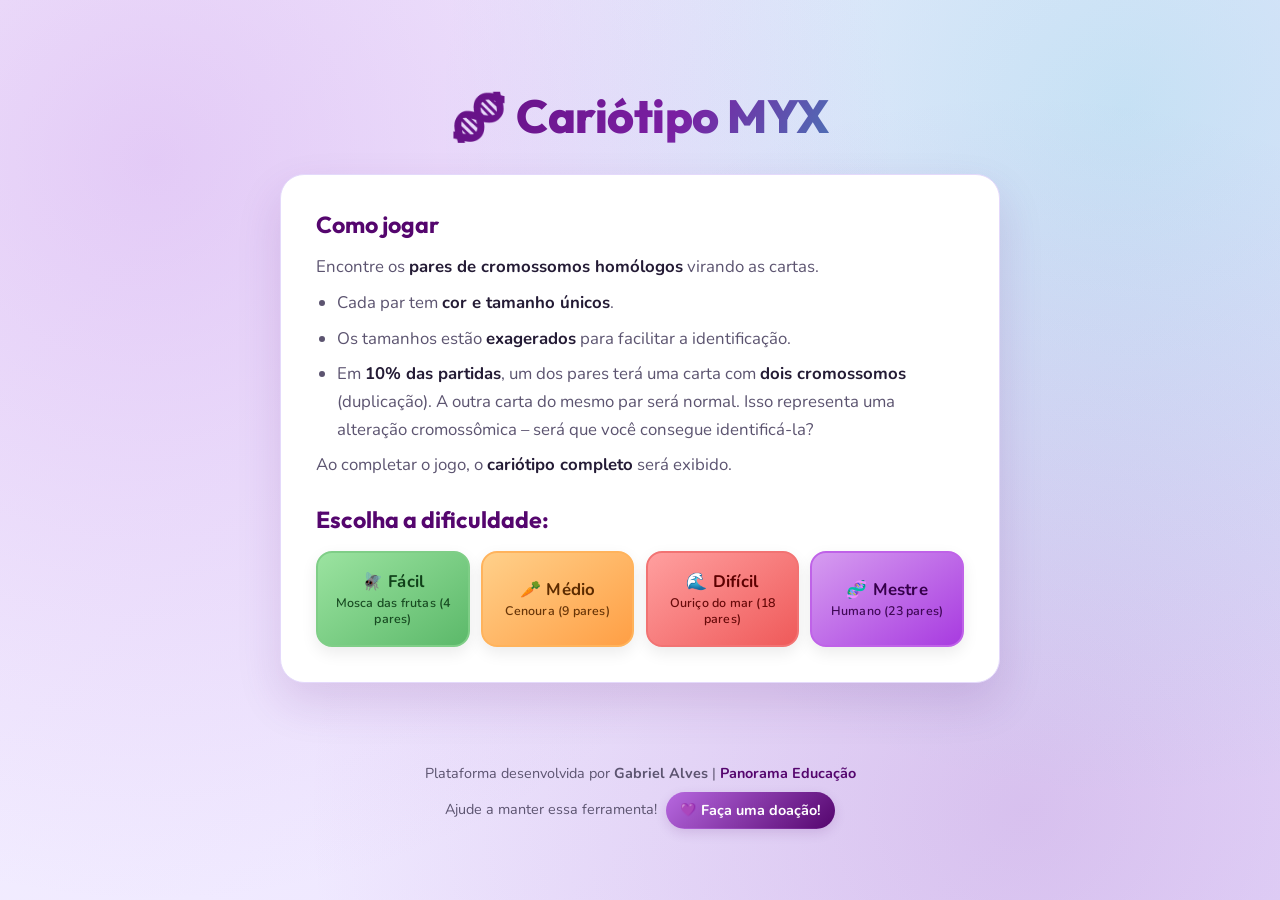
<file: index.html>
<!DOCTYPE html>
<html lang="pt-BR">
<head>
    <meta charset="UTF-8">
    <meta name="viewport" content="width=device-width, initial-scale=1.0">
    <title>Cariótipo MYX - Jogo da Memória</title>
   <link rel="icon" href="data:image/svg+xml,<svg xmlns='http://www.w3.org/2000/svg' viewBox='0 0 100 100'><text y='.9em' font-size='90'>🧬</text></svg>">
    <link rel="stylesheet" href="style.css">
</head>
<body class="pagina-inicial">
    <div class="container-instrucoes">
        <h1>🧬 Cariótipo MYX</h1>
        <div class="box-instrucoes">
            <h2>Como jogar</h2>
            <p>Encontre os <strong>pares de cromossomos homólogos</strong> virando as cartas.</p>
            <ul>
                <li>Cada par tem <strong>cor e tamanho únicos</strong>.</li>
                <li>Os tamanhos estão <strong>exagerados</strong> para facilitar a identificação.</li>
                <li>Em <strong>10% das partidas</strong>, um dos pares terá uma carta com <strong>dois cromossomos</strong> (duplicação). A outra carta do mesmo par será normal. Isso representa uma alteração cromossômica – será que você consegue identificá‑la?</li>
            </ul>
            <p>Ao completar o jogo, o <strong>cariótipo completo</strong> será exibido.</p>
            
            <h2>Escolha a dificuldade:</h2>
            <div class="botoes-dificuldade">
                <button class="btn-dificuldade facil" onclick="iniciarJogo('facil')">
                    🪰 Fácil<br><small>Mosca das frutas (4 pares)</small>
                </button>
                <button class="btn-dificuldade medio" onclick="iniciarJogo('medio')">
                    🥕 Médio<br><small>Cenoura (9 pares)</small>
                </button>
                <button class="btn-dificuldade dificil" onclick="iniciarJogo('dificil')">
                    🌊 Difícil<br><small>Ouriço do mar (18 pares)</small>
                </button>
                <button class="btn-dificuldade mestre" onclick="iniciarJogo('mestre')">
                    🧬 Mestre<br><small>Humano (23 pares)</small>
                </button>
            </div>
        </div>
    </div>

    <footer class="rodape">
        <p>Plataforma desenvolvida por <strong>Gabriel Alves</strong> | <a href="https://panoramaedu.onrender.com/" target="_blank" rel="noopener noreferrer">Panorama Educação</a></p>
        <p class="rodape-doacao">Ajude a manter essa ferramenta! <a href="https://exemplo.com/doar" target="_blank" rel="noopener noreferrer" class="link-doacao">Faça uma doação!</a></p>
    </footer>

    <script>
        function iniciarJogo(modo) {
            window.location.href = 'jogo.html?modo=' + modo;
        }
    </script>
</body>
</html>
</file>
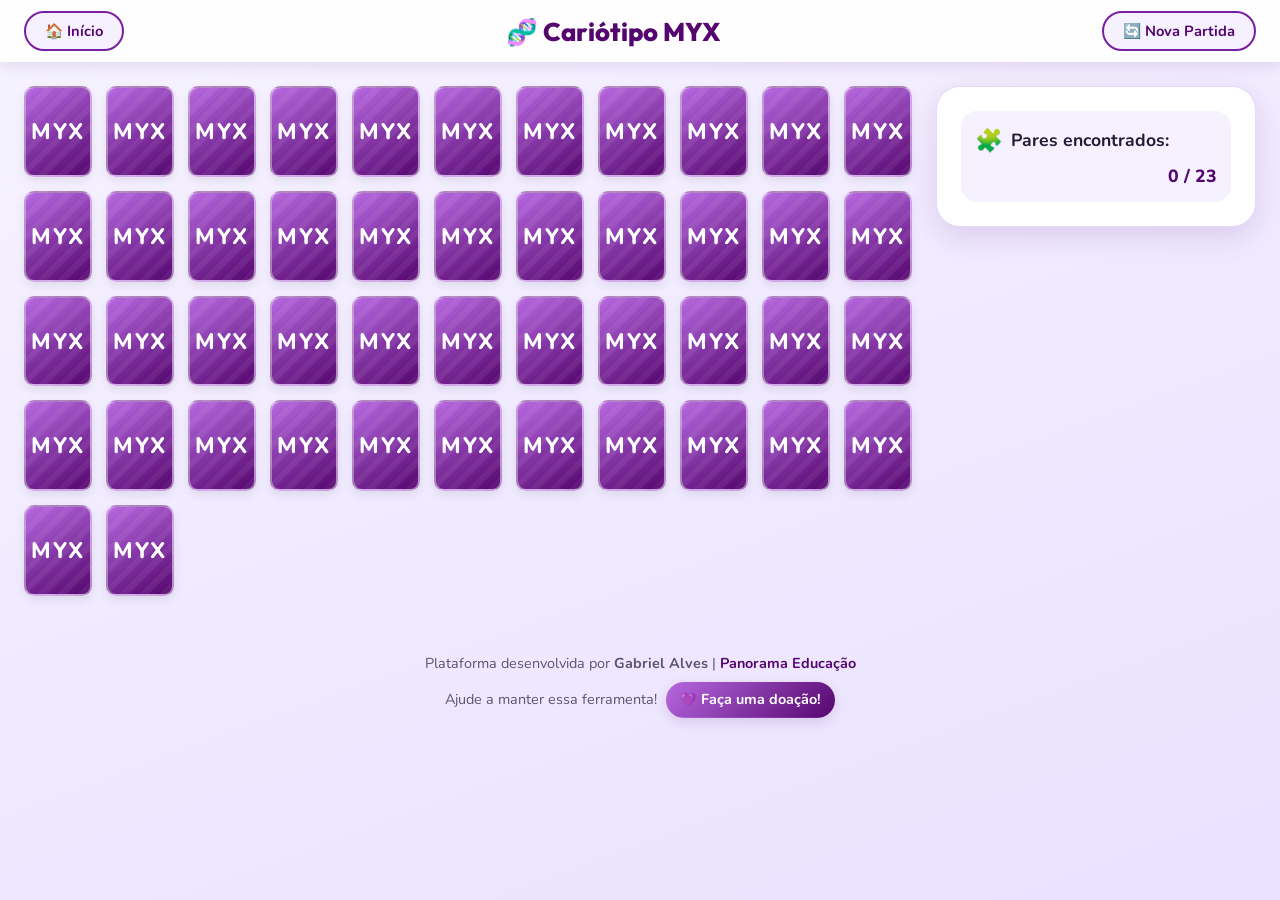
<file: jogo.html>
<!DOCTYPE html>
<html lang="pt-BR">
<head>
    <meta charset="UTF-8">
    <meta name="viewport" content="width=device-width, initial-scale=1.0">
    <title>Cariótipo MYX - Jogo da Memória</title>
   <link rel="icon" href="data:image/svg+xml,<svg xmlns='http://www.w3.org/2000/svg' viewBox='0 0 100 100'><text y='.9em' font-size='90'>🧬</text></svg>">
    <link rel="stylesheet" href="style.css">
</head>
<body class="pagina-jogo">
    <header>
    <a href="index.html" class="btn-inicio" title="Voltar ao início">🏠 Início</a>
    <h1>🧬 Cariótipo MYX</h1>
    <button class="btn-reiniciar" onclick="reiniciarJogo()">🔄 Nova Partida</button>
</header>

    <main class="area-jogo">
        <div class="grade-cartas" id="gradeCartas"></div>
        <aside class="painel-lateral" id="painelLateral">
            <div class="info-pares">
                <span class="icone">🧩</span>
                <span>Pares encontrados:</span>
                <span id="contadorPares">0 / 23</span>
            </div>
            <div class="cariotipo-final" id="cariotipoFinal" style="display: none;">
                <h2>Cariótipo completo</h2>
                <div class="pares-ordenados" id="paresOrdenados"></div>
                <p class="mensagem-parabens">🎉 Parabéns! Você montou o cariótipo!</p>
            </div>
        </aside>
    </main>

    <footer class="rodape">
        <p>Plataforma desenvolvida por <strong>Gabriel Alves</strong> | <a href="https://panoramaedu.onrender.com/" target="_blank" rel="noopener noreferrer">Panorama Educação</a></p>
        <p class="rodape-doacao">Ajude a manter essa ferramenta! <a href="https://exemplo.com/doar" target="_blank" rel="noopener noreferrer" class="link-doacao">Faça uma doação!</a></p>
    </footer>

    <script src="script.js"></script>
</body>
</html>
</file>
<file: style.css>
@import url('https://fonts.googleapis.com/css2?family=Outfit:wght@600;700;800&family=Nunito:wght@400;600;700;800&display=swap');

:root {
    --bg-start: #f6f3ff;
    --bg-end: #eae1ff;
    --primary: #7a1fa2;
    --primary-dark: #55066e;
    --primary-light: #b768e0;
    --accent: #21c1c9;
    --ink: #241b35;
    --ink-soft: #5c5470;
    --surface: #ffffff;
    --surface-soft: #f6f1ff;
    --border-soft: #e4d9fb;
    --success: #1f8a56;
    --shadow-color: rgba(90, 20, 120, 0.14);
    --radius-lg: 24px;
    --radius-md: 16px;
    --radius-sm: 10px;
}

* {
    margin: 0;
    padding: 0;
    box-sizing: border-box;
}

html {
    -webkit-text-size-adjust: 100%;
}

body {
    font-family: 'Nunito', 'Segoe UI', system-ui, sans-serif;
    background-color: var(--bg-start);
    color: var(--ink);
    min-height: 100vh;
}

h1, h2, h3 {
    font-family: 'Outfit', 'Nunito', sans-serif;
}

button, a {
    font-family: inherit;
}

:focus-visible {
    outline: 3px solid var(--accent);
    outline-offset: 2px;
    border-radius: 8px;
}

@media (prefers-reduced-motion: reduce) {
    *, *::before, *::after {
        animation-duration: 0.001ms !important;
        transition-duration: 0.001ms !important;
    }
}

/* ============================================= */
/* PAGINA INICIAL                                  */
/* ============================================= */

.pagina-inicial {
    display: flex;
    flex-direction: column;
    align-items: center;
    min-height: 100vh;
    background:
        radial-gradient(circle at 12% 18%, rgba(183, 104, 224, 0.28), transparent 55%),
        radial-gradient(circle at 88% 12%, rgba(33, 193, 201, 0.20), transparent 50%),
        radial-gradient(circle at 80% 90%, rgba(122, 31, 162, 0.18), transparent 55%),
        linear-gradient(135deg, var(--bg-start) 0%, var(--bg-end) 100%);
    padding: clamp(1rem, 4vw, 2.5rem);
}

.container-instrucoes {
    text-align: center;
    max-width: 720px;
    width: 100%;
    margin: auto 0;
}

.container-instrucoes h1 {
    font-size: clamp(1.9rem, 6vw, 2.9rem);
    font-weight: 800;
    letter-spacing: -0.01em;
    background: linear-gradient(120deg, var(--primary-dark), var(--primary) 55%, var(--accent));
    -webkit-background-clip: text;
    background-clip: text;
    color: transparent;
    margin-bottom: clamp(1.2rem, 3vw, 1.8rem);
}

.box-instrucoes {
    background: var(--surface);
    border-radius: var(--radius-lg);
    padding: clamp(1.4rem, 4vw, 2.2rem);
    box-shadow: 0 20px 45px var(--shadow-color);
    text-align: left;
    border: 1px solid var(--border-soft);
}

.box-instrucoes h2 {
    color: var(--primary-dark);
    margin-bottom: 0.9rem;
    font-size: clamp(1.15rem, 3.4vw, 1.45rem);
    font-weight: 700;
}

.box-instrucoes h2:not(:first-child) {
    margin-top: 1.6rem;
}

.box-instrucoes p,
.box-instrucoes li {
    font-size: clamp(0.95rem, 2.6vw, 1.05rem);
    line-height: 1.65;
    color: var(--ink-soft);
    margin-bottom: 0.5rem;
}

.box-instrucoes strong {
    color: var(--ink);
}

.box-instrucoes ul {
    margin-left: 1.3rem;
    margin-bottom: 0.5rem;
}

/* Botoes de dificuldade */
.botoes-dificuldade {
    display: grid;
    grid-template-columns: repeat(2, 1fr);
    gap: 0.7rem;
    margin-top: 1.1rem;
}

@media (min-width: 560px) {
    .botoes-dificuldade {
        grid-template-columns: repeat(4, 1fr);
    }
}

.btn-dificuldade {
    padding: 1.1rem 0.7rem;
    border: 2px solid transparent;
    border-radius: var(--radius-md);
    font-family: 'Nunito', sans-serif;
    font-size: clamp(0.95rem, 2.4vw, 1.05rem);
    font-weight: 700;
    color: #fff;
    cursor: pointer;
    transition: transform 0.2s ease, box-shadow 0.2s ease, filter 0.2s ease;
    box-shadow: 0 6px 16px rgba(0,0,0,0.08);
    letter-spacing: 0.2px;
    display: flex;
    flex-direction: column;
    align-items: center;
    justify-content: center;
    gap: 0.15rem;
    line-height: 1.3;
}

.btn-dificuldade small {
    font-weight: 600;
    font-size: 0.78rem;
    opacity: 0.92;
}

.btn-dificuldade:hover,
.btn-dificuldade:focus-visible {
    transform: translateY(-3px);
    box-shadow: 0 10px 22px rgba(0,0,0,0.16);
    filter: brightness(1.03);
}

.btn-dificuldade:active {
    transform: translateY(-1px);
}

.facil {
    background: linear-gradient(145deg, #9be3a0, #5cb96a);
    color: #10401a;
    border-color: #7fce87;
}

.medio {
    background: linear-gradient(145deg, #ffd08a, #ff9f45);
    color: #5c2b00;
    border-color: #ffb35c;
}

.dificil {
    background: linear-gradient(145deg, #ff9f9f, #ef5a5a);
    color: #5c0000;
    border-color: #f27373;
}

.mestre {
    background: linear-gradient(145deg, #d69cf0, #a83be0);
    color: #35004a;
    border-color: #bf62e8;
}

/* ============================================= */
/* PAGINA DO JOGO                                  */
/* ============================================= */

.pagina-jogo {
    min-height: 100vh;
    background: linear-gradient(160deg, var(--bg-start) 0%, var(--bg-end) 100%);
}

.pagina-jogo header {
    position: sticky;
    top: 0;
    z-index: 20;
    background: rgba(255, 255, 255, 0.9);
    backdrop-filter: blur(8px);
    padding: 0.7rem clamp(0.8rem, 3vw, 1.5rem);
    display: flex;
    justify-content: space-between;
    align-items: center;
    box-shadow: 0 2px 16px var(--shadow-color);
    gap: 0.6rem;
}

.pagina-jogo header h1 {
    color: var(--primary-dark);
    font-size: clamp(1rem, 3.6vw, 1.6rem);
    font-weight: 800;
    text-align: center;
    flex: 1;
}

.btn-inicio,
.btn-reiniciar {
    background: var(--surface-soft);
    border: 2px solid var(--primary);
    color: var(--primary-dark);
    padding: 0.5rem clamp(0.7rem, 2.4vw, 1.2rem);
    border-radius: 30px;
    font-size: clamp(0.78rem, 2.2vw, 0.92rem);
    font-weight: 700;
    text-decoration: none;
    cursor: pointer;
    transition: background 0.2s, box-shadow 0.2s, transform 0.15s;
    white-space: nowrap;
    display: inline-flex;
    align-items: center;
    gap: 0.3rem;
    flex-shrink: 0;
}

.btn-inicio:hover,
.btn-reiniciar:hover,
.btn-inicio:focus-visible,
.btn-reiniciar:focus-visible {
    background: #ecd7fa;
    box-shadow: 0 4px 12px var(--shadow-color);
    transform: translateY(-1px);
}

.area-jogo {
    display: flex;
    align-items: flex-start;
    gap: clamp(0.8rem, 2.5vw, 1.5rem);
    padding: clamp(0.8rem, 2.5vw, 1.5rem);
    max-width: 1400px;
    margin: 0 auto;
    box-sizing: border-box;
}

/* Grade de cartas — fluida, cresce com o conteudo, nunca corta as cartas */
.grade-cartas {
    flex: 3 1 0%;
    min-width: 0;
    display: grid;
    grid-template-columns: repeat(auto-fill, minmax(var(--card-min, 80px), 1fr));
    gap: clamp(6px, 1.4vw, 14px);
    align-content: start;
}

.carta {
    perspective: 900px;
    cursor: pointer;
    width: 100%;
    aspect-ratio: 3 / 4;
    user-select: none;
}

.carta-inner {
    position: relative;
    width: 100%;
    height: 100%;
    transition: transform 0.45s cubic-bezier(0.4, 0.2, 0.2, 1);
    transform-style: preserve-3d;
}

.carta.flipped .carta-inner,
.carta.matched .carta-inner {
    transform: rotateY(180deg);
}

.carta.matched {
    cursor: default;
}

.carta-face {
    position: absolute;
    width: 100%;
    height: 100%;
    backface-visibility: hidden;
    border-radius: var(--radius-sm);
    box-shadow: 0 4px 10px rgba(0,0,0,0.08);
    display: flex;
    align-items: center;
    justify-content: center;
}

.carta-verso {
    background:
        repeating-linear-gradient(135deg, rgba(255,255,255,0.06) 0 6px, transparent 6px 14px),
        linear-gradient(150deg, var(--primary-light), var(--primary-dark));
    color: #fff;
    font-size: clamp(0.85rem, 2.6vw, 1.4rem);
    font-weight: 800;
    letter-spacing: 1.5px;
    border: 2px solid rgba(255,255,255,0.45);
    transition: box-shadow 0.2s ease;
}

.carta:hover:not(.flipped):not(.matched) .carta-verso {
    box-shadow: 0 0 0 3px rgba(183, 104, 224, 0.4), 0 6px 14px rgba(0,0,0,0.1);
}

.carta-frente {
    background: var(--surface);
    border: 2px solid var(--border-soft);
    transform: rotateY(180deg);
    padding: 8%;
}

@keyframes acertoPulse {
    0% { box-shadow: 0 0 0 0 rgba(122, 31, 162, 0.5); }
    50% { box-shadow: 0 0 18px 8px rgba(122, 31, 162, 0.22); }
    100% { box-shadow: 0 0 0 0 rgba(122, 31, 162, 0); }
}

.carta.matched .carta-frente {
    animation: acertoPulse 0.6s ease;
    border-color: var(--primary);
    background: var(--surface-soft);
}

/* Painel lateral */
.painel-lateral {
    flex: 1 1 260px;
    max-width: 320px;
    background: var(--surface);
    border-radius: var(--radius-lg);
    padding: clamp(1rem, 2.5vw, 1.5rem);
    box-shadow: 0 10px 30px var(--shadow-color);
    border: 1px solid var(--border-soft);
    display: flex;
    flex-direction: column;
    gap: 1.2rem;
    position: sticky;
    top: calc(60px + 1rem);
    max-height: calc(100vh - 60px - 2rem);
    overflow-y: auto;
}

.info-pares {
    display: flex;
    align-items: center;
    gap: 0.5rem;
    font-size: clamp(0.95rem, 2.4vw, 1.1rem);
    font-weight: 700;
    background: var(--surface-soft);
    padding: 0.85rem 0.9rem;
    border-radius: var(--radius-md);
    flex-wrap: wrap;
}

.info-pares .icone {
    font-size: 1.4rem;
}

#contadorPares {
    font-weight: 800;
    color: var(--primary-dark);
    margin-left: auto;
}

.cariotipo-final h2 {
    color: var(--primary-dark);
    margin-bottom: 0.9rem;
    font-size: 1.2rem;
    font-weight: 700;
}

.pares-ordenados {
    display: flex;
    flex-wrap: wrap;
    justify-content: center;
    gap: 8px;
    margin-bottom: 1rem;
}

.par-cariotipo {
    display: flex;
    gap: 3px;
    align-items: center;
    background: var(--surface-soft);
    padding: 4px 6px;
    border-radius: 8px;
}

.mensagem-parabens {
    font-weight: 800;
    color: var(--success);
    font-size: 1.05rem;
    text-align: center;
}

/* ============================================= */
/* RODAPE                                          */
/* ============================================= */

.rodape {
    width: 100%;
    text-align: center;
    padding: clamp(1.2rem, 3vw, 1.8rem) 1rem;
    font-size: clamp(0.8rem, 2.2vw, 0.9rem);
    color: var(--ink-soft);
    line-height: 1.7;
}

.rodape p {
    margin: 0.15rem 0;
}

.rodape a {
    color: var(--primary-dark);
    font-weight: 700;
    text-decoration: none;
    border-bottom: 1.5px solid transparent;
    transition: border-color 0.2s, color 0.2s;
}

.rodape a:hover,
.rodape a:focus-visible {
    border-color: var(--primary-dark);
}

.rodape-doacao {
    margin-top: 0.4rem !important;
}

.link-doacao {
    display: inline-flex;
    align-items: center;
    gap: 0.3rem;
    color: #fff !important;
    background: linear-gradient(135deg, var(--primary-light), var(--primary-dark));
    padding: 0.35rem 0.9rem;
    border-radius: 30px;
    margin-left: 0.3rem;
    box-shadow: 0 4px 12px var(--shadow-color);
    transition: transform 0.2s ease, box-shadow 0.2s ease;
}

.link-doacao::before {
    content: "💜";
    font-size: 0.9em;
}

.link-doacao:hover,
.link-doacao:focus-visible {
    transform: translateY(-2px);
    box-shadow: 0 6px 16px var(--shadow-color);
    border-color: transparent;
}

.pagina-jogo .area-jogo {
    padding-bottom: clamp(0.8rem, 2.5vw, 1.5rem);
}

/* ============================================= */
/* RESPONSIVIDADE                                  */
/* ============================================= */

@media (max-width: 900px) {
    .area-jogo {
        flex-direction: column;
    }
    .painel-lateral {
        position: static;
        max-height: none;
        width: 100%;
        max-width: none;
        order: -1;
    }
    .info-pares {
        justify-content: center;
    }
}

@media (max-width: 480px) {
    .pagina-jogo header {
        flex-wrap: wrap;
    }
    .pagina-jogo header h1 {
        order: -1;
        flex-basis: 100%;
        margin-bottom: 0.2rem;
    }
    .btn-inicio, .btn-reiniciar {
        flex: 1;
        justify-content: center;
    }
}
</file>
